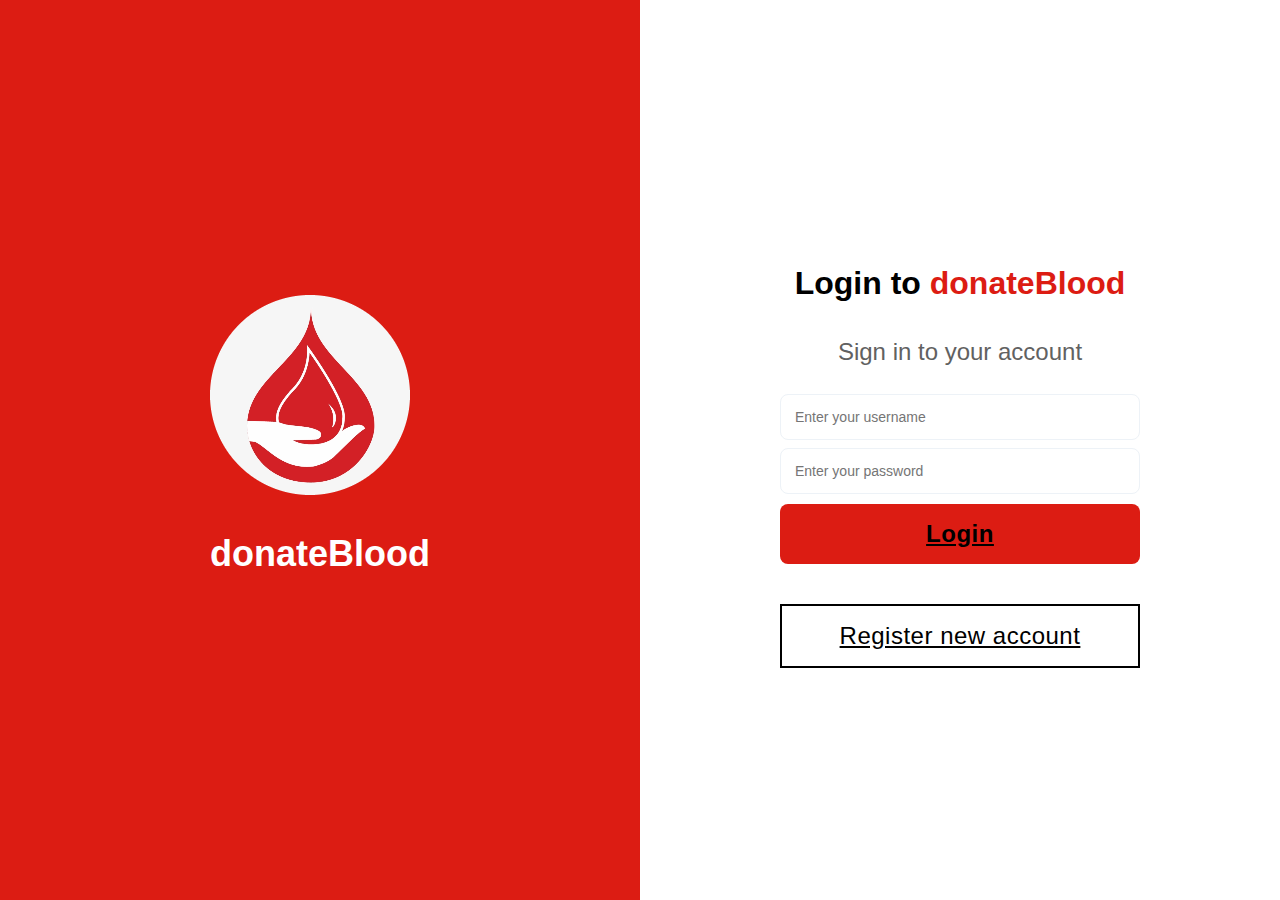
<file: index.html>
<!DOCTYPE html>
<html lang="en">
    <title>donateBlood</title>
    <link rel="stylesheet" href="style.css">
<head></head>
<body>
    <div class="split-screen">
        <div class="left">
            <section class="profile">
                <img src="media/filename.jpg" alt="">
                <br>
                <h1>donateBlood</h1>
                
            </section>
                
        </div>
            
        <div class="right">
            <form>
                <section class="copy">
                    <h2>Login to <span>donateBlood</span></h2>
                   
                        <p>Sign in to your account</p>
                    
                   
                </section>
                <div class="input-container name">
                    <label for="uname"></label>
                    <input id="uname" name="uname" type="text" placeholder="Enter your username">
                </div>
                <div class="input-container password">
                    <label for="password"></label>
                    <input id="password" name="password" type="password" placeholder="Enter your password">
     
                </div>
                <button class="login-btn" type=""><a href="dashboard.html">Login</a></button>
                <button class="registernew-btn" type=""><a href="regnew.html">Register new account</a></button>
            </form>
        </div>
    </div>
</body>
</html>
</file>
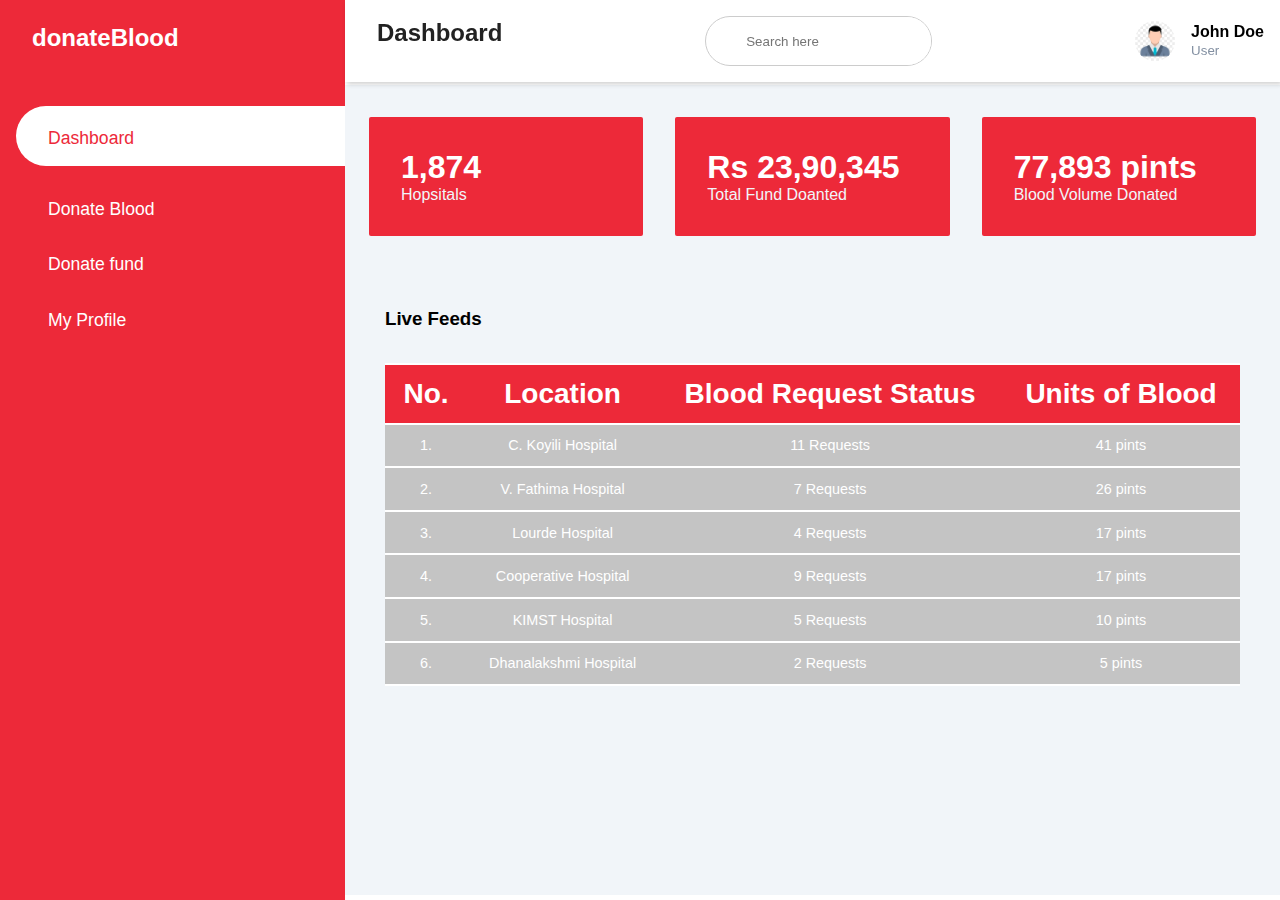
<file: dashboard.html>
<!DOCTYPE html>
<html lang="en">
<head>
    <meta charset="UTF-8">
    <meta http-equiv="X-UA-Compatible" content="IE=edge">
    <meta name="viewport" content="width=device-width, initial-scale=1.0">
    <title>donateBlood Dashboard</title>
    <link rel="stylesheet" href="https://maxst.icons8.com/vue-static/landings/line-awesome/line-awesome/1.3.0/css/line-awesome.min.css">
    <link rel="stylesheet" href="style2.css">
</head>
<body>
    <div class="sidebar">
        <div class="sidebar-webname">
            <h2>donateBlood</h2>
        </div>

        <div class="sidebar-menu">
            <ul>
                <li>
                    <a href="dashboard.html" class="active"><span class="las la-landmark"></span><span>Dashboard</span></a>
                </li>
                <li>
                    <a href="regdonor.html"><span class="las la-tint"></span><span>Donate Blood</span></a>
                </li>
                <li>
                    <a href="fund.html"><span class="las la-donate"></span><span>Donate fund</span></a>
                </li>
                <li>
                    <a href="profile.html"><span class="las la-user"></span><span>My Profile</span></a>
                </li>
            </ul>
        </div>
    </div>

    <div class="main-content">
        <header>
            <h2>
                <label for="">
                    <span class="las la-bars"></span>
                </label>
                Dashboard
            </h2>
            <div class="search-bar">
                <span class="las la-search"></span>
                <input type="search" placeholder="Search here">
            </div>
            <div class="user-bar">
                <img src="media/userphoto.jpg" width="40px" height="40px" alt="">
                <div>
                    <h4>John Doe</h4>
                    <small>User</small>
                </div>
            </div>
        </header>

        <main>
            <div class="cards">
                <div class="card-single">
                    <div>
                        <h1>1,874</h1>
                        <span>Hopsitals</span>
                    </div>
                    <div>
                        <span class="las la-hospital"></span>
                    </div>
                </div>

                <div class="card-single">
                    <div>
                        <h1>Rs 23,90,345</h1>
                        <span>Total Fund Doanted</span>
                    </div>
                    <div>
                        <span class="las la-wallet"></span>
                    </div>
                </div>

                <div class="card-single">
                    <div>
                        <h1>77,893 pints</h1>
                        <span>Blood Volume Donated</span>
                    </div>
                    <div>
                        <span class="las la-tint"></span>
                    </div>
                </div>
                
            </div>


            <div class="recent-grid">
                <div class="projects">
                    <div class="card">
                        <div class="card-header">
                            <h3>Live Feeds</h3>
                        </div>
                        
                        <div class="card-body">
                            <div class="table-responsive">
                                <table width="100%">
                                    <thead>
                                        <tr>
                                            <td>No.</td>
                                            <td>Location</td>
                                            <td>Blood Request Status</td>
                                            <td>Units of Blood</td>
                                        </tr>
                                    </thead>  
                                    <tbody>
                                        <tr>
                                            <td>1.</td>
                                            <td>C. Koyili Hospital</td>
                                            <td>11 Requests</td>
                                            <td>41 pints</td>
                                        </tr>
                                        <tr>
                                            <td>2.</td>
                                        <td>V. Fathima Hospital</td>
                                        <td>7 Requests</td>
                                        <td>26 pints</td>
                                    </tr>
                                    <tr>
                                        <td>3.</td>
                                        <td>Lourde Hospital</td>
                                        <td>4 Requests</td>
                                        <td>17 pints</td>
                                    </tr>
                                    <tr>
                                        <td>4.</td>
                                        <td>Cooperative Hospital</td>
                                        <td>9 Requests</td>
                                        <td>17 pints</td>
                                    </tr>
                                    <tr>
                                        <td>5.</td>
                                        <td>KIMST Hospital</td>
                                        <td>5 Requests</td>
                                        <td>10 pints</td>
                                    </tr>
                                    <tr>
                                        <td>6.</td>
                                        <td>Dhanalakshmi Hospital</td>
                                        <td>2 Requests</td>
                                        <td>5 pints</td>
                                    </tr>
                                    
                                </tbody>
                                </table>
                            </div>
                        </div>
                    </div>
                </div>
            </div>
        </main>
    </div>


    
</body>
</html>
</file>
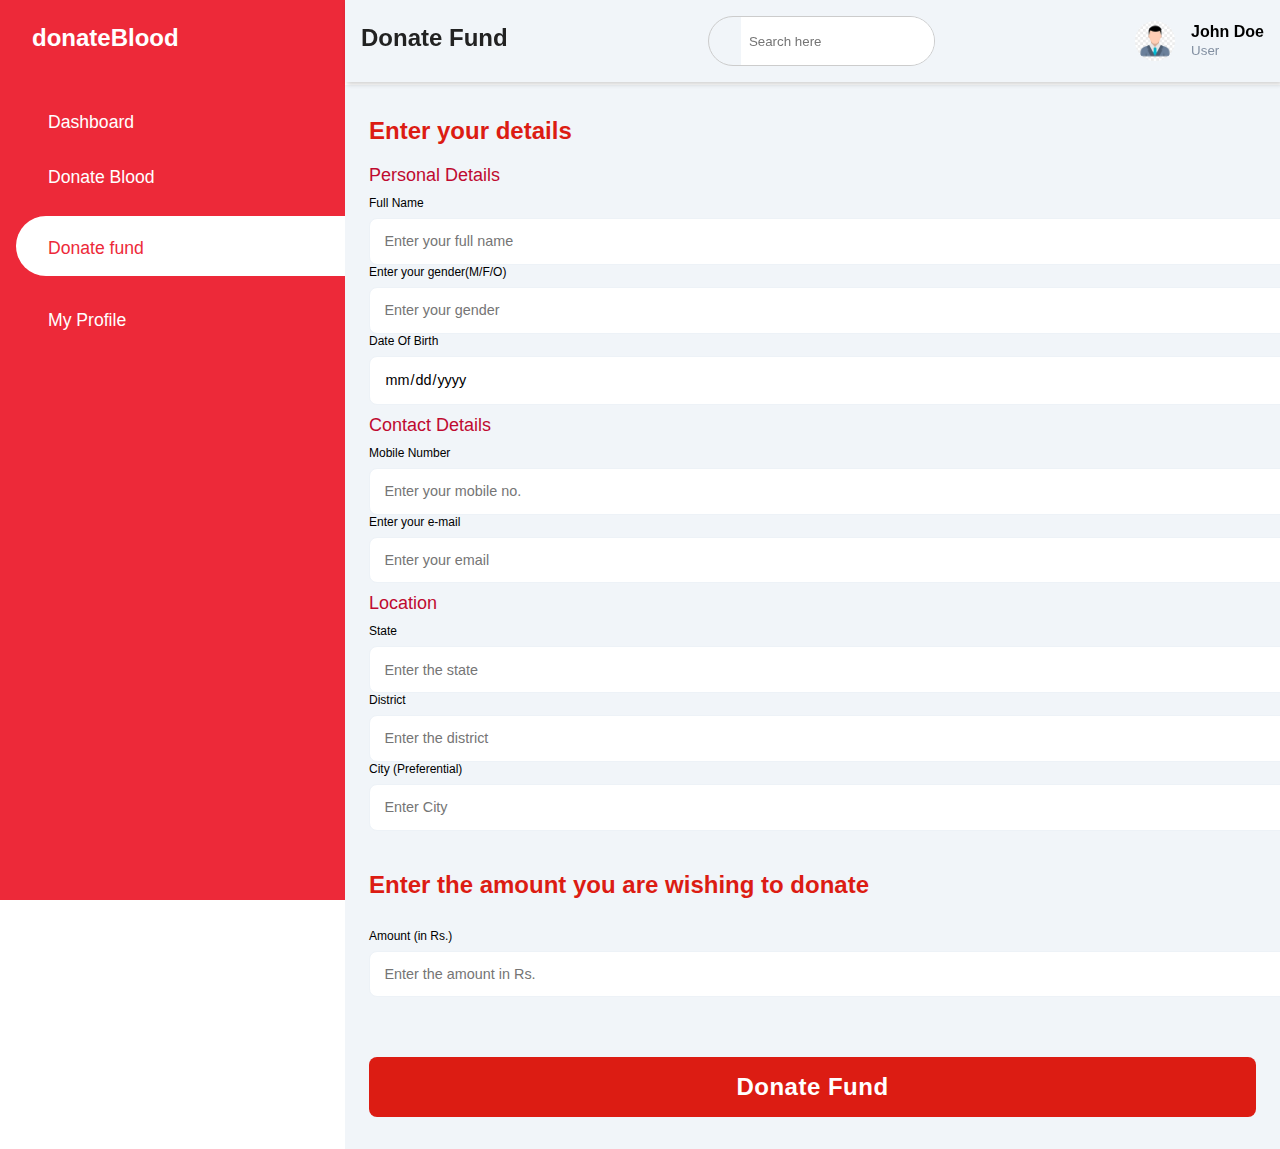
<file: fund.html>
<!DOCTYPE html>
<html lang="en">
<head>
    <meta charset="UTF-8">
    <meta http-equiv="X-UA-Compatible" content="IE=edge">
    <meta name="viewport" content="width=device-width, initial-scale=1.0">
    <title>donateBlood Dashboard</title>
    <link rel="stylesheet" href="https://maxst.icons8.com/vue-static/landings/line-awesome/line-awesome/1.3.0/css/line-awesome.min.css">
    <link rel="stylesheet" href="style4.css">
</head>
<body>
    <div class="sidebar">
        <div class="sidebar-webname">
            <h2>donateBlood</h2>
        </div>

        <div class="sidebar-menu">
            <ul>
                <li>
                    <a href="dashboard.html" ><span class="las la-landmark"></span><span>Dashboard</span></a>
                </li>
                <li>
                    <a href="regdonor.html" ><span class="las la-tint"></span><span>Donate Blood</span></a>
                </li>
                <li>
                    <a href="fund.html" class="active"><span class="las la-donate"></span><span>Donate fund</span></a>
                </li>
                <li>
                    <a href="profile.html"><span class="las la-user"></span><span>My Profile</span></a>
                </li>
            </ul>
        </div>
    </div>

    <div class="main-content">
        <header>
            <h2>
                <label for="">
                   
                </label>
                Donate Fund
            </h2>
            <div class="search-bar">
                <span class="las la-search"></span>
                <input type="search" placeholder="Search here">
            </div>
            <div class="user-bar">
                <img src="media/userphoto.jpg" width="40px" height="40px" alt="">
                <div>
                    <h4>John Doe</h4>
                    <small>User</small>
                </div>
            </div>
        </header>

        <main>
            <h2>Enter your details</h2>
            
            <div class="personal">
                    
                    <p>Personal Details</p>
    
                 <form>
                    <div class="input-container name">
                        <label for="fname">Full Name</label>
                        <input id="fname" name="fname" type="text" placeholder="Enter your full name">
                    </div>
                    <div class="input-container gender">
                        <label for="gender">Enter your gender(M/F/O)</label>
                        <input id="gender" name="gender" type="text" placeholder="Enter your gender">
                    </div>
                    <div class="input-container dob">
                        <label for="dob">Date Of Birth</label>
                        <input id="dob" name="dob" type="date" placeholder="">
                    </div>
                </form>
            </div>
    
            <div class="contact">

                <p>Contact Details</p>
    
    
                <form>
                    <div class="input-container mobile">
                        <label for="mobile">Mobile Number</label>
                        <input id="mobile" name="mobile" type="number" placeholder="Enter your mobile no.">
                    </div>
                    <div class="input-container email">
                        <label for="email">Enter your e-mail</label>
                        <input id="email" name="email" type="email" placeholder="Enter your email">
                    </div>
                </form>
            </div>

            <div class="location">

                <p>Location</p>
    
    
                <form>
                    <div class="input-container state">
                        <label for="state">State</label>
                        <input id="state" name="state" type="text" placeholder="Enter the state">
                    </div>
                    <div class="input-container district">
                        <label for="district">District</label>
                        <input id="district" name="district" type="text" placeholder="Enter the district">
                    </div>
                    <div class="input-container city">
                        <label for="city">City (Preferential)</label>
                        <input id="city" name="city" type="text" placeholder="Enter City">
                    </div>
                    
                </form>
            </div>   

            <div class="amount">
            <h2>Enter the amount you are wishing to donate</h2>
    
    
                <form>
                   
                    <div class="input-container duration">
                        <label for="duration">Amount (in Rs.)</label>
                        <input id="duration" name="duration" type="number" placeholder="Enter the amount in Rs.">
                    </div>
                </form>

                <button class="donate-btn" type=""><a href="dashboard.html">Donate Fund</a></button>
                
</div>
        </main>
    </div>
</body>
</html>
</file>
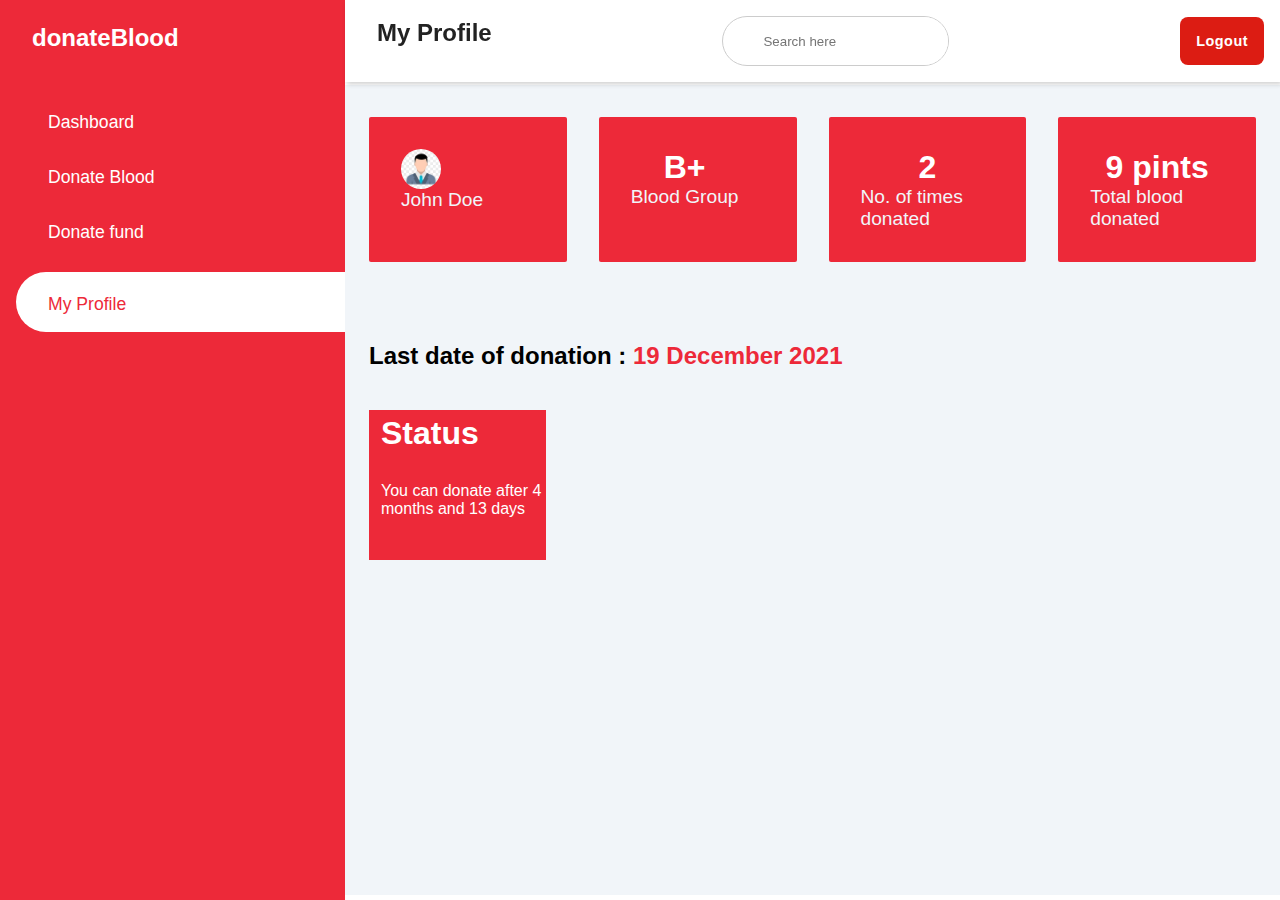
<file: profile.html>
<!DOCTYPE html>
<html lang="en">
<head>
    <meta charset="UTF-8">
    <meta http-equiv="X-UA-Compatible" content="IE=edge">
    <meta name="viewport" content="width=device-width, initial-scale=1.0">
    <title>donateBlood Dashboard</title>
    <link rel="stylesheet" href="https://maxst.icons8.com/vue-static/landings/line-awesome/line-awesome/1.3.0/css/line-awesome.min.css">
    <link rel="stylesheet" href="style5.css">
</head>
<body>
    <div class="sidebar">
        <div class="sidebar-webname">
            <h2>donateBlood</h2>
        </div>

        <div class="sidebar-menu">
            <ul>
                <li>
                    <a href="dashboard.html" ><span class="las la-landmark"></span><span>Dashboard</span></a>
                </li>
                <li>
                    <a href="regdonor.html"><span class="las la-tint"></span><span>Donate Blood</span></a>
                </li>
                <li>
                    <a href="fund.html"><span class="las la-donate"></span><span>Donate fund</span></a>
                </li>
                <li>
                    <a href="profile.html" class="active"><span class="las la-user"></span><span>My Profile</span></a>
                </li>
            </ul>
        </div>
    </div>

    <div class="main-content">
        <header>
            <h2>
                <label for="">
                    <span class="las la-bars"></span>
                </label>
                My Profile
            </h2>
            <div class="search-bar">
                <span class="las la-search"></span>
                <input type="search" placeholder="Search here">
            </div>
            <div class="user-bar">
                
                <div>
                    <button class="logout-btn" type=""><a href="index.html">Logout</a></button>
                </div>
            </div>
        </header>
        <main>
            <div class="cards">
                <div class="card-single">
                    <div>
                        <img src="media/userphoto.jpg" alt="">
                        <span>John Doe</span>
                    </div>
                </div>

                <div class="card-single">
                    <div>
                        <h1>B+</h1>
                        <span>Blood Group</span>
                    </div>
                   
                </div>

                <div class="card-single">
                    <div>
                        <h1>2</h1>
                        <span>No. of times donated</span>
                    </div>
                   
                </div>
                <div class="card-single">
                    <div>
                        <h1>9 pints</h1>
                        <span>Total blood donated</span>
                    </div>
                   
                </div>
                
            </div>
            

            <div class="last">
                <h2>Last date of donation : <span>19 December 2021</span></h2>
            </div>
            <div class="status">
                <h1>Status</h1>
                <p>You can donate after 4 months and 13 days</p>
            </div>
</file>
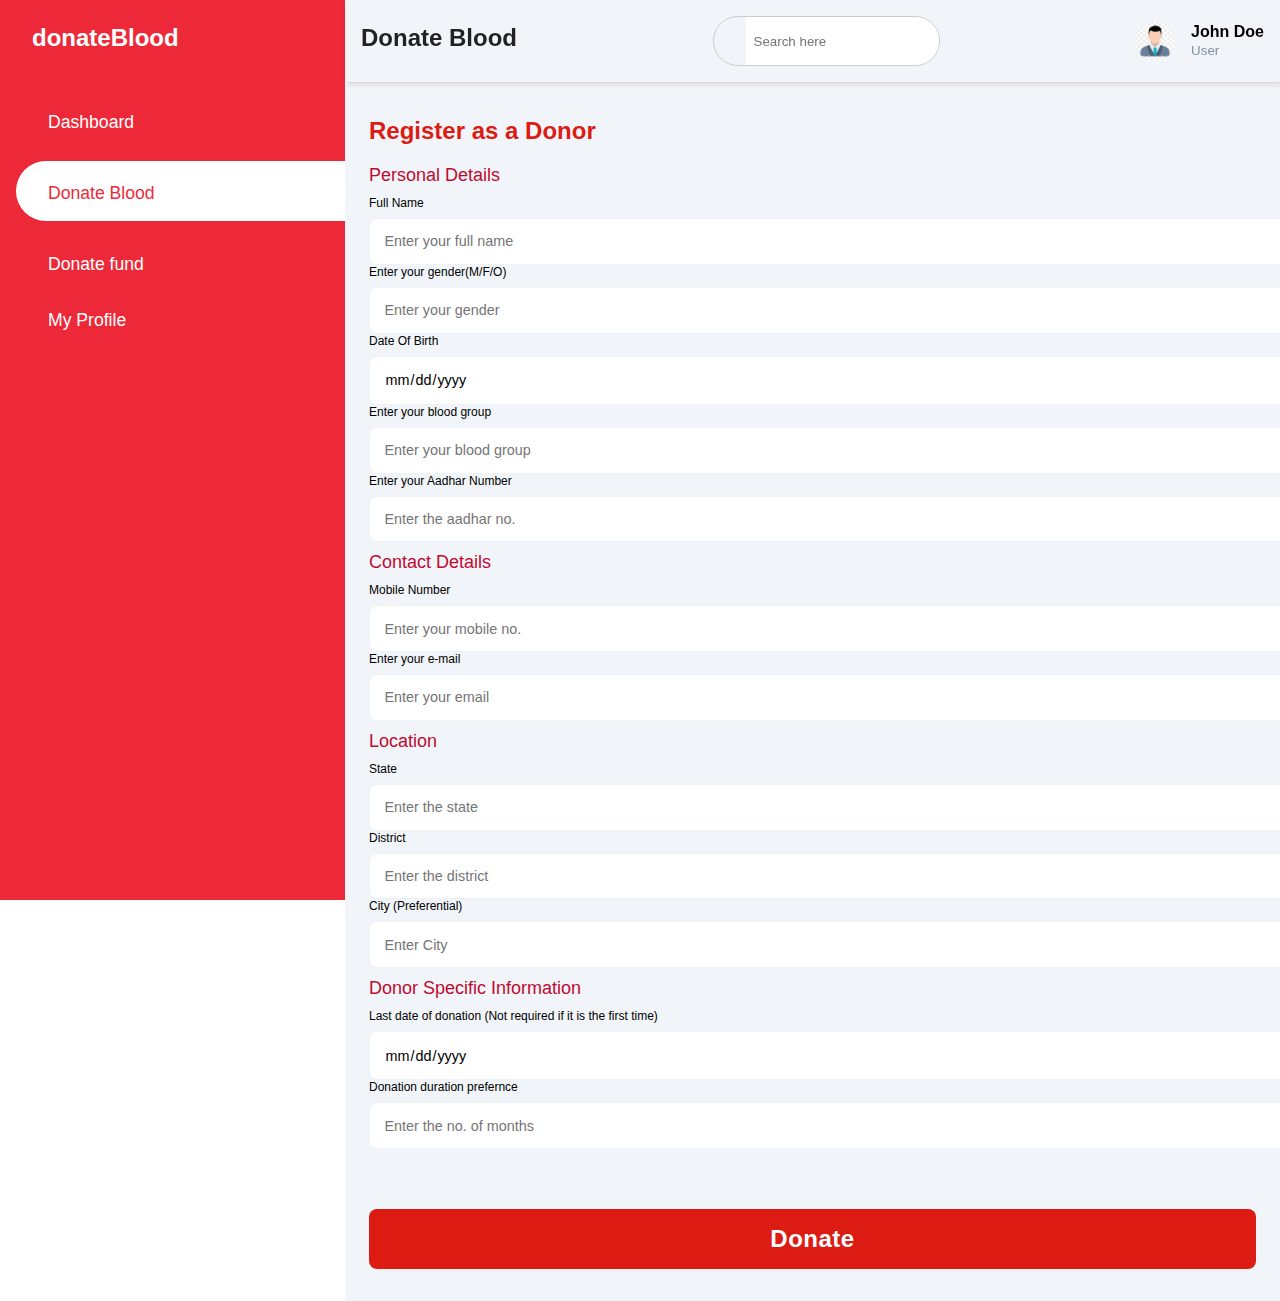
<file: regdonor.html>
<!DOCTYPE html>
<html lang="en">
<head>
    <meta charset="UTF-8">
    <meta http-equiv="X-UA-Compatible" content="IE=edge">
    <meta name="viewport" content="width=device-width, initial-scale=1.0">
    <title>donateBlood Dashboard</title>
    <link rel="stylesheet" href="https://maxst.icons8.com/vue-static/landings/line-awesome/line-awesome/1.3.0/css/line-awesome.min.css">
    <link rel="stylesheet" href="style3.css">
</head>
<body>
    <div class="sidebar">
        <div class="sidebar-webname">
            <h2>donateBlood</h2>
        </div>

        <div class="sidebar-menu">
            <ul>
                <li>
                    <a href="dashboard.html" ><span class="las la-landmark"></span><span>Dashboard</span></a>
                </li>
                <li>
                    <a href="regdonor.html" class="active"><span class="las la-tint"></span><span>Donate Blood</span></a>
                </li>
                <li>
                    <a href="fund.html"><span class="las la-donate"></span><span>Donate fund</span></a>
                </li>
                <li>
                    <a href="profile.html"><span class="las la-user"></span><span>My Profile</span></a>
                </li>
            </ul>
        </div>
    </div>

    <div class="main-content">
        <header>
            <h2>
                <label for="">
                   
                </label>
                Donate Blood
            </h2>
            <div class="search-bar">
                <span class="las la-search"></span>
                <input type="search" placeholder="Search here">
            </div>
            <div class="user-bar">
                <img src="media/userphoto.jpg" width="40px" height="40px" alt="">
                <div>
                    <h4>John Doe</h4>
                    <small>User</small>
                </div>
            </div>
        </header>

    <main>
        <h2>Register as a Donor</h2>
        
        <div class="personal">
                
                <p>Personal Details</p>

             <form>
                <div class="input-container name">
                    <label for="fname">Full Name</label>
                    <input id="fname" name="fname" type="text" placeholder="Enter your full name">
                </div>
                <div class="input-container gender">
                    <label for="gender">Enter your gender(M/F/O)</label>
                    <input id="gender" name="gender" type="text" placeholder="Enter your gender">
                </div>
                <div class="input-container dob">
                    <label for="dob">Date Of Birth</label>
                    <input id="dob" name="dob" type="date" placeholder="">
                </div>
                <div class="input-container bgroup">
                    <label for="bgroup">Enter your blood group</label>
                    <input id="bgroup" name="bgroup" type="text" placeholder="Enter your blood group">
                </div>
                <div class="input-container aadhar">
                    <label for="aadhar">Enter your Aadhar Number</label>
                    <input id="aadhar" name="aadhar" type="number" placeholder="Enter the aadhar no.">
                </div>
            </form>
        </div>

        <div class="contact">

            <p>Contact Details</p>


            <form>
                <div class="input-container mobile">
                    <label for="mobile">Mobile Number</label>
                    <input id="mobile" name="mobile" type="number" placeholder="Enter your mobile no.">
                </div>
                <div class="input-container email">
                    <label for="email">Enter your e-mail</label>
                    <input id="email" name="email" type="email" placeholder="Enter your email">
                </div>
            </form>
        </div>

        <div class="location">

            <p>Location</p>


            <form>
                <div class="input-container state">
                    <label for="state">State</label>
                    <input id="state" name="state" type="text" placeholder="Enter the state">
                </div>
                <div class="input-container district">
                    <label for="district">District</label>
                    <input id="district" name="district" type="text" placeholder="Enter the district">
                </div>
                <div class="input-container city">
                    <label for="city">City (Preferential)</label>
                    <input id="city" name="city" type="text" placeholder="Enter City">
                </div>
                
            </form>
        </div>    

        <div class="dsi">
            <p>Donor Specific Information</p>


            <form>
                <div class="input-container lastdate">
                    <label for="lastdate">Last date of donation (Not required if it is the first time)</label>
                    <input id="lastdate" name="lastdate" type="date" placeholder="">
                </div>
                <div class="input-container duration">
                    <label for="duration">Donation duration prefernce</label>
                    <input id="duration" name="duration" type="number" placeholder="Enter the no. of months">
                </div>
            </form>
            
            <button class="donate-btn" type="submit"><a href="dashboard.html">Donate</a></button>
        </div>
    </main>
</div>
</body>
</html>
</file>
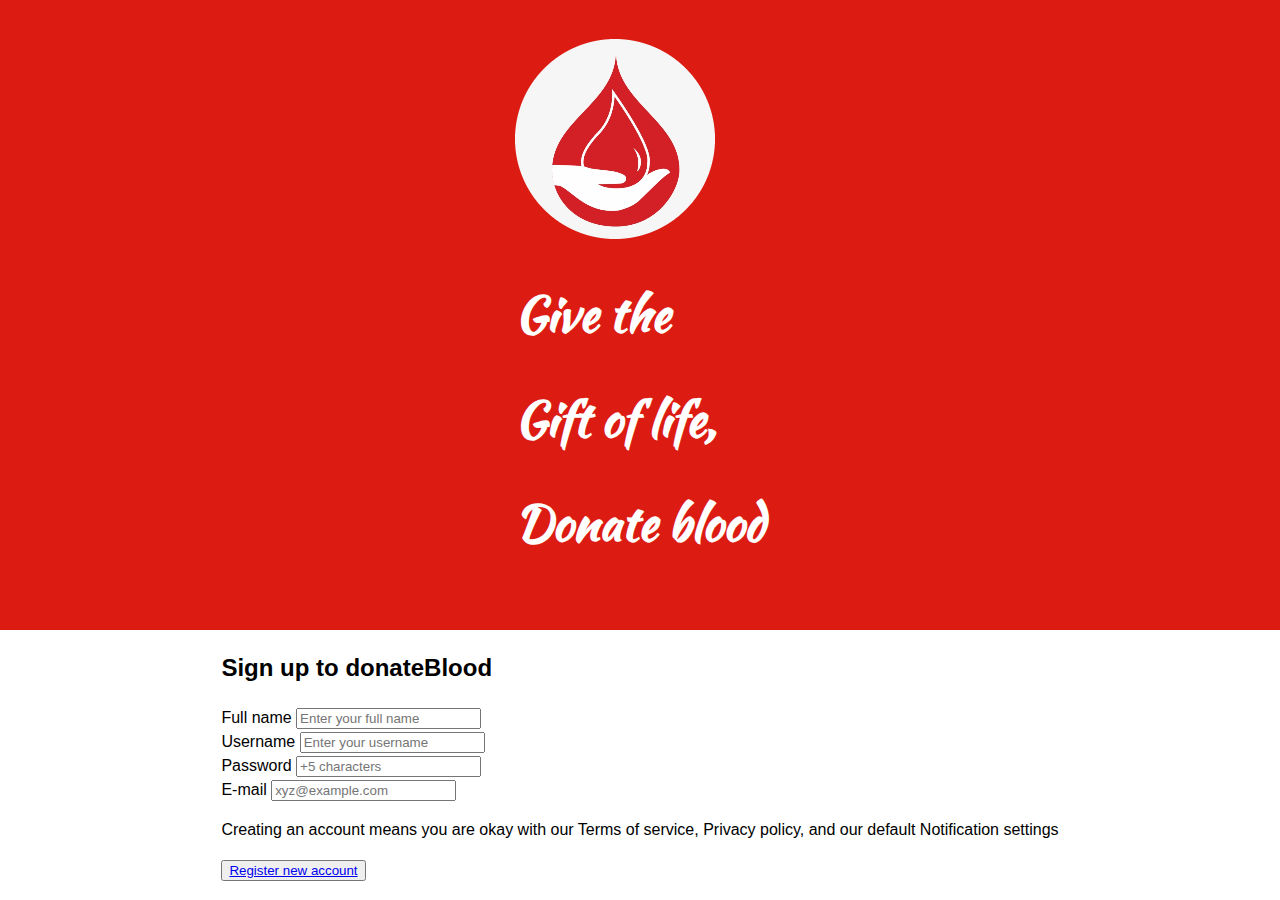
<file: registration.html>
<!DOCTYPE html>
<html lang="en">
    <title>donateBlood</title>
    <link rel="stylesheet" href="style1.css">
    <link href='https://fonts.googleapis.com/css?family=Kaushan Script' rel='stylesheet'>
<head></head>
<body>
    <div class="split-screen">
        <div class="right">
            <section class="copy">
               
                <img src="media/filename.jpg" alt="">
                <h1>Give the</h1><h1>Gift of life,</h1><h1>Donate blood</h1>
                
            </section>
                
        </div>

        <div class="left">
            <form>
                <section class="copy">
                    <h2>Sign up to <span>donateBlood</span></h2>
                </section>
                <div class="input-container fname">
                    <label for="fname">Full name</label>
                    <input id="fname" name="fname" type="text" placeholder="Enter your full name">
                </div>
                <div class="input-container fname">
                    <label for="uname">Username</label>
                    <input id="uname" name="uname" type="text" placeholder="Enter your username">
                </div>
                
                <div class="input-container password">
                    <label for="password">Password</label>
                    <input id="password" name="password" type="password" placeholder="+5 characters">
                    <i class="far fa-eye-slash"></i>
                </div>
                <div class="input-container email">
                    <label for="email">E-mail</label>
                    <input id="email" name="email"type="email" placeholder="xyz@example.com">
                </div>
                <section class="copy legal">
                    <p>Creating an account means you are okay with our <span>Terms of service</span>, <span>Privacy policy</span>, and our default <span>Notification settings</span></p>
                </section>
                <button class="registernew-btn" type="registernew"><a href="registration.html">Register new account</a></button>
            </form>
        </div>
    </div>    
</body>
</html>
</file>
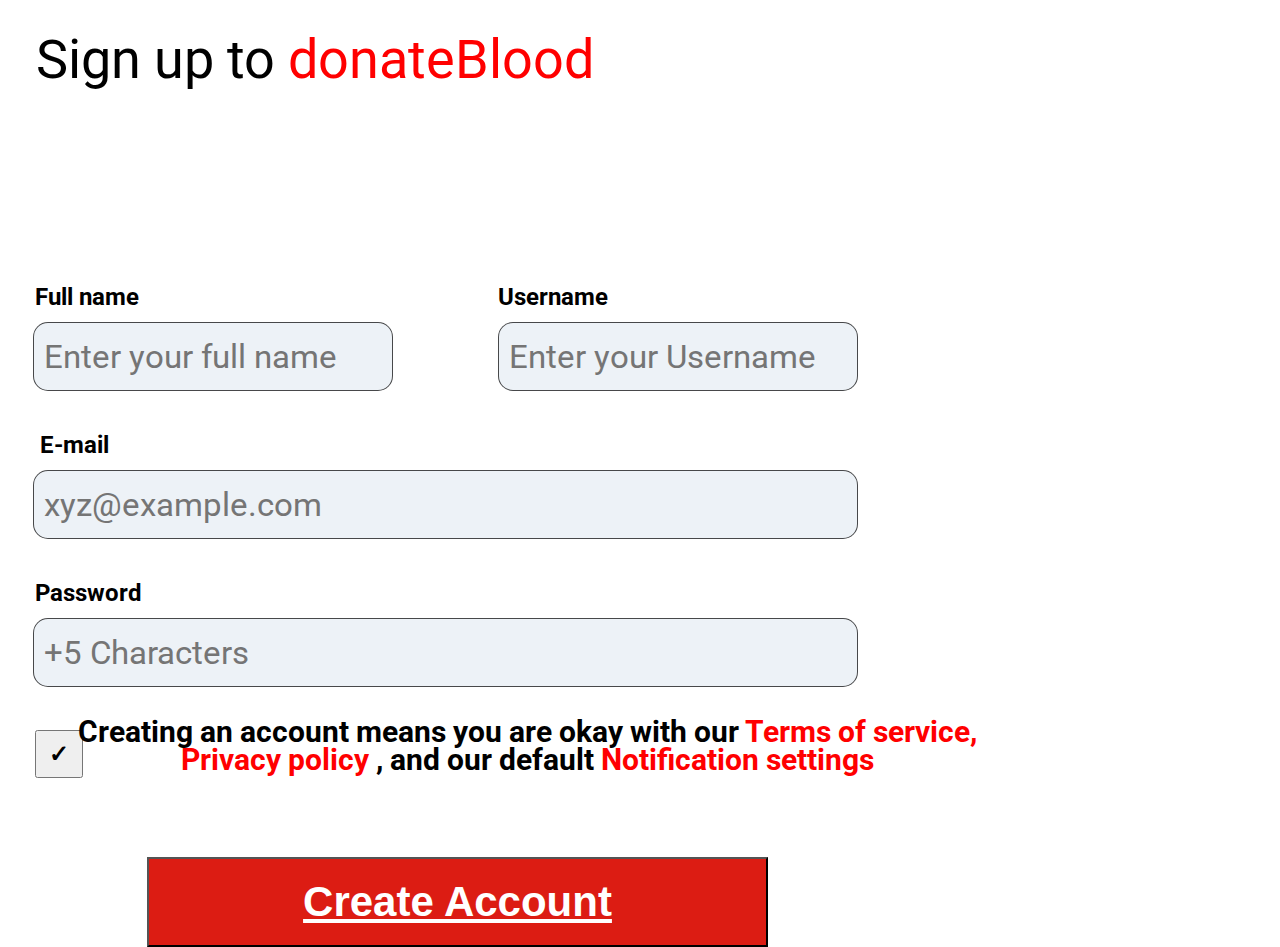
<file: regnew.html>
Thejus M Manoj Gcek, [08-01-2022 21:29]
<!DOCTYPE html>
<html lang="en">
  <head>
    <meta charset="UTF-8" />
    <meta http-equiv="X-UA-Compatible" content="IE=edge" />
    <meta name="viewport" content="width=device-width, initial-scale=1.0" />
    <link rel="stylesheet" href="style6.css" />
    <title>Signup-bldonate</title>
  </head>
  <body>
    <div class="left">
      <div class="heading">
        Sign up to
        <span style="color: red">donateBlood </span>
      </div>
      <div class="name">Full name</div>
      <input type="text" class="inputname" placeholder="Enter your full name" />

      <div class="us">
        <div class="username">Username</div>
        <input
          type="text"
          class="inputusername"
          placeholder="Enter your Username"
        />
      </div>

      <div class="mail">E-mail</div>
      <input
        type="text"
        name="mail"
        id="mail"
        class="inputmail"
        placeholder="xyz@example.com"
      />

      <div class="pass">Password</div>
      <input type="password" class="inputpass" placeholder="+5 Characters" />

      <button class="tick">&#10003;</button>
      <div class="policy">
        Creating an account means you are okay with our
        <span class="link">Terms of service, Privacy policy </span> , and our
        default <span class="link">Notification settings</span>
      </div>

      <button class="acccreate"><div class="buttxt">

          <a href="dashboard.html">Create Account</a>
      </div>
    </button>
    <br><br>

    </div>

    <div class="right">
        <img src="media/filename.jpg" class="blooddrop" alt="blooddrop">
        <div class="quote">

            Give the <br> Gift of life, Donate blood</div>
        </div>
  </body>
</html>
</file>
<file: style.css>
:root{
    font-size: 100px;
    font-size: 16px;
    line-height: 1.5;
    --primary-blue: #233975;
}
body{
    padding: 0;
    margin: 0;
    font-family: 'Lucida Sans', 'Lucida Sans Regular', 'Lucida Grande', 'Lucida Sans Unicode', Geneva, Verdana, sans-serif;
    font-weight: 500;
}
h1{
    font-size: 2.25rem;
    font-weight: 700;
    color: white;
}
h2{
    font-size: 1.5rem;
    font-weight: 700;
}
.split-screen{
    display: flex;
    flex-direction: column;
    
}
.left{
    height: 45vh;
}
.left, .right{
    display: flex;
    justify-content: center;
    align-items: center;
}   
.left{
    background-color: #DC1C13;
}
.right{
   
    height: 72vh;
}
.right form{
    width: 360px;
    
}
.right .copy{
    color: black;
    text-align: center;
    

}
.right .copy p{
    margin-top: 10px;
    font-size: 1.5rem;
    color: #616161;
}
h2{
    font-size: 2rem;
   
}
span{
 color: #DC1C13;
 font-size: 2rem;

}
form input[type="text"], form input[type="password"]{
    display: block;
    width: 100%;
    box-sizing: border-box;
    border-radius: 8px;
    color: black;
    border: 1px solid #EDF2F7;
    padding: 1em;

    font-size: 0.875rem;

}
label{
    display: block;
    margin-bottom: 0.5rem;
    font-size: 0.75rem;
}
.input-container.password{
    position: relative;
}
.input-container.password i{
    position: absolute;
    top: 42px;
    right: 16px;
}
.login-btn{
    margin-top: 10px;
    display: block;
    width: 100%;
    background: #DC1C13;
    color: white;
    font-weight: 700;
    border: none;
    padding: 1rem;
    border-radius: 8px;
    font-size: 1.5rem;
    letter-spacing: 0.5px;
}
.login-btn:hover{
    background: white;
    color: #DC1C13;
    border:2px solid;
    cursor: pointer;
    
}
.registernew-btn{
    display: block;
    width: 100%;
    background:white;
    color: black;
    margin-top: 40px;
    font-weight: 400;
    border: 2px solid;
    
    
    padding: 1rem;
    font-size: 1.5rem;
    letter-spacing: 0.5px;
}
.registernew-btn a{
    color: black;
}
.login-btn a{
    color: black;

}


@media screen and (min-width: 900px) {
    .split-screen{
        flex-direction: row;
        height: 100vh;
    }
    .left,
    .right{
        display: flex;
        width: 50%;
        height: auto;
    }
    
}
</file>
<file: style2.css>
:root{
    --main-color: #ed2939;
    --color-dark: #1d2231;
    --text-grey: #8390a2;
}

*{
    padding: 0;
    margin: 0;
    box-sizing: border-box;
    list-style-type: none;
    text-decoration: none;
    font-family: Arial, Helvetica, sans-serif;
}

.sidebar{
    width: 345px;
    position: fixed;
    height: 100%;
    background: var(--main-color);
    left: 0;
    top: 0;
    z-index: 100;

}

.sidebar-webname{
    height: 90px;
    padding: 1.5rem 0rem 1rem 2rem;
    color: #fff;
}

.sidebar-menu{
    margin-top: 1rem;
}
.sidebar-menu li{
    width: 100%;
    margin-bottom: 1.7rem;
    padding-left: 1rem;
}
.sidebar-menu a{
    padding-left: 1rem;
    display: block;
    color: #fff;
    font-size: 1.1rem;
}
.sidebar-menu a span:first-child{
    font-size: 1.5rem;
    padding-right: 1rem;
}
.sidebar-menu a.active{
    background: #fff;
    padding-top: 1rem;
    padding-bottom: 1rem;
    color: var(--main-color);
    border-radius: 30px 0px 0px 30px;
}
.main-content{
    margin-left: 345px;
}

header {
    display: flex;
    justify-content: space-between;
    padding: 1rem;
    box-shadow: 2px 2px 5px rgba(0, 0, 0, 0.2);
    position: fixed;
    left: 345px;
    width: calc(100% - 345px);
    top: 0;
    z-index: 100;
}
header h2{
    color: #222;
}
header label span{
    font-size: 1.7rem;
    padding-right: 1rem;
}
.search-bar{
    border: 1px solid #ccc;
    border-radius: 30px;
    height: 50px;
    display: flex;
    align-items: center;
    overflow-x: hidden;
}
.search-bar span{
    display: inline-block;
    padding: 0rem 1rem;
    font-size: 1.5rem;
}
.search-bar input{
    height: 100%;
    padding: 0.5rem;
    border: none;
    outline: none;
}
.user-bar{
    display: flex;
    align-items: center;
}
.user-bar img{
    border-radius: 50%;
    margin-right: 1rem;
}
.user-bar small{
    display: inline-block;
    color: var(--text-grey);
    
}

main{
    margin-top: 85px;
    padding: 2rem 1.5rem;
    background: #f1f5f9;
    min-height: calc(100vh - 90px);
}
.cards{
    display: grid;
    grid-template-columns: repeat(3, 1fr);
    grid-gap: 2rem;
}
.card-single{
    display: flex;
    justify-content: space-between;
    background: var(--main-color);
    padding: 2rem;
    border-radius: 2px;
}
.card-single h1{
    color: #fff;
}
.card-single div:last-child span{
    color: #fff;
    font-size: 3rem;


}
.card-single div:first-child span{
    color: #f1f5f9;
}

.recent-grid{
    margin-top: 3.5rem;
    display: grid;
    grid-gap: 2rem;
    grid-template-columns: auto;
}
.card{
    background: #f1f5f9;
    border-radius: 5px;
}

.card-header ,
.card-body{
    padding: 1rem;
}

.card-header{
    display: flex;
    justify-content: space-between;
    align-items: center;
    background: #f1f5f9;
    border-bottom: 1px solid #f1f5f9;
}
table{
    border-collapse: collapse;
    
}
thead tr{
    border-top: 1px solid #ed2939;
    
}
thead td{
    font-weight: 700;
    font-size: 28px;
    background: #ed2939;
    color: #fff;
}
td{
    padding: 0.8rem 1rem;
    font-size: 0.9rem;
    text-align: center;
    color: #fff;
    border-bottom: 2px solid #fff;
    border-top: 2px solid #fff;
    background: #c4c4c4;

}



.table-responsive{
    width: auto;
    overflow-x: auto;
}
</file>
<file: style4.css>
:root{
    --main-color: #ed2939;
    --color-dark: #1d2231;
    --text-grey: #8390a2;
}

*{
    padding: 0;
    margin: 0;
    box-sizing: border-box;
    list-style-type: none;
    text-decoration: none;
    font-family: Arial, Helvetica, sans-serif;
}

.sidebar{
    width: 345px;
    position: fixed;
    height: 100%;
    background: var(--main-color);
    left: 0;
    top: 0;
    z-index: 100;

}

.sidebar-webname{
    height: 90px;
    padding: 1.5rem 0rem 1rem 2rem;
    color: #fff;
}

.sidebar-menu{
    margin-top: 1rem;
}
.sidebar-menu li{
    width: 100%;
    margin-bottom: 1.7rem;
    padding-left: 1rem;
}
.sidebar-menu a{
    padding-left: 1rem;
    display: block;
    color: #fff;
    font-size: 1.1rem;
}
.sidebar-menu a span:first-child{
    font-size: 1.5rem;
    padding-right: 1rem;
}
.sidebar-menu a.active{
    background: #fff;
    padding-top: 1rem;
    padding-bottom: 1rem;
    color: var(--main-color);
    border-radius: 30px 0px 0px 30px;
}
.main-content{
    margin-left: 345px;
}

header {
    display: flex;
    justify-content: space-between;
    padding: 1rem;
    box-shadow: 2px 2px 5px rgba(0, 0, 0, 0.2);
    position: fixed;
    left: 345px;
    width: calc(100% - 345px);
    top: 0;
    z-index: 100;
    background: #f1f5f9;
}
header h2{
    color: #222;
}
header label span{
    font-size: 1.7rem;
    padding-right: 1rem;
}
.search-bar{
    border: 1px solid #ccc;
    border-radius: 30px;
    height: 50px;
    display: flex;
    align-items: center;
    overflow-x: hidden;
}
.search-bar span{
    display: inline-block;
    padding: 0rem 1rem;
    font-size: 1.5rem;
}
.search-bar input{
    height: 100%;
    padding: 0.5rem;
    border: none;
    outline: none;
}
.user-bar{
    display: flex;
    align-items: center;
}
.user-bar img{
    border-radius: 50%;
    margin-right: 1rem;
}
.user-bar small{
    display: inline-block;
    color: var(--text-grey);
    
}
main{
    margin-top: 85px;
    padding: 2rem 1.5rem;
    background: #f1f5f9;
    min-height: calc(100vh - 90px);
}
main h2{
    padding-bottom: 10px;
    color:#DC1C13 ;
}
.personal{
background:#f1f5f9;
}
.personal p{
    padding-top: 10px;
    padding-bottom: 10px;
    font-size: 18px;
    color: #bf0a30;

}
.personal form{
    width: 480px;
    
}
form input[type="text"]{
    display: inline-block;
    width: 200%;
    box-sizing: border-box;
    border-radius: 8px;
    color: black;
    border: 1px solid #EDF2F7;
    padding: 1em;

    font-size: 0.9rem;

}
form input[type="number"], form input[type="date"]{
    display: inline-block;
    width: 200%;
    box-sizing: border-box;
    border-radius: 8px;
    color: black;
    border: 1px solid #EDF2F7;
    padding: 1em;

    font-size: 0.9rem;
}
label{
    display: block;
    margin-bottom: 0.5rem;
    font-size: 0.75rem;
}


.contact{
    background:#f1f5f9;
    }
    .contact p{
        padding-top: 10px;
        padding-bottom: 10px;
        font-size: 18px;
        color: #bf0a30;

    }
    .contact form{
        width: 480px;
        
    }
    form input[type="email"]{
        display: inline-block;
        width: 200%;
        box-sizing: border-box;
        border-radius: 8px;
        color: black;
        border: 1px solid #EDF2F7;
        padding: 1em;
    
        font-size: 0.9rem;
    
    }
    form input[type="number"]{
        display: inline-block;
        width: 200%;
        box-sizing: border-box;
        border-radius: 8px;
        color: black;
        border: 1px solid #EDF2F7;
        padding: 1em;
    
        font-size: 0.9rem;
    }
    label{
        display: block;
        margin-bottom: 0.5rem;
        font-size: 0.75rem;
    }

    .location{
        background:#f1f5f9;
        }
        .location p{
            padding-top: 10px;
            padding-bottom: 10px;
            font-size: 18px;
            color: #bf0a30;
        }
        .location form{
            width: 480px;
            
        }

        .amount{
            background:#f1f5f9;
            }
        .amount h2{
            padding-top: 40px;
            padding-bottom: 30px;
            color: #DC1C13;
        }
            .amount form{
                width: 480px;
                
            }

            .amount p{
                padding-top: 10px;
                padding-bottom: 10px;
                font-size: 18px;
                color: #bf0a30;
            }
            .donate-btn{
                
                margin-top: 60px;
                display: block;
                width: 100%;
                background: #DC1C13;
                color: white;
                font-weight: 700;
                border: none;
                padding: 1rem;
                border-radius: 8px;
                font-size: 1.5rem;
                letter-spacing: 0.5px;
            }
            .donate-btn:hover{
                background: white;
                color: #DC1C13;
                border:2px solid;
                cursor: pointer;
            }
            .donate-btn a{
                color: #fff;
            }
            .donate-btn a:hover{
                color: #DC1C13;
            }
</file>
<file: style5.css>
:root{
    --main-color: #ed2939;
    --color-dark: #1d2231;
    --text-grey: #8390a2;
}

*{
    padding: 0;
    margin: 0;
    box-sizing: border-box;
    list-style-type: none;
    text-decoration: none;
    font-family: Arial, Helvetica, sans-serif;
}

.sidebar{
    width: 345px;
    position: fixed;
    height: 100%;
    background: var(--main-color);
    left: 0;
    top: 0;
    z-index: 100;

}

.sidebar-webname{
    height: 90px;
    padding: 1.5rem 0rem 1rem 2rem;
    color: #fff;
}

.sidebar-menu{
    margin-top: 1rem;
}
.sidebar-menu li{
    width: 100%;
    margin-bottom: 1.7rem;
    padding-left: 1rem;
}
.sidebar-menu a{
    padding-left: 1rem;
    display: block;
    color: #fff;
    font-size: 1.1rem;
}
.sidebar-menu a span:first-child{
    font-size: 1.5rem;
    padding-right: 1rem;
}
.sidebar-menu a.active{
    background: #fff;
    padding-top: 1rem;
    padding-bottom: 1rem;
    color: var(--main-color);
    border-radius: 30px 0px 0px 30px;
}
.main-content{
    margin-left: 345px;
}

header {
    display: flex;
    justify-content: space-between;
    padding: 1rem;
    box-shadow: 2px 2px 5px rgba(0, 0, 0, 0.2);
    position: fixed;
    left: 345px;
    width: calc(100% - 345px);
    top: 0;
    z-index: 100;
}
header h2{
    color: #222;
}
header label span{
    font-size: 1.7rem;
    padding-right: 1rem;
}
.search-bar{
    border: 1px solid #ccc;
    border-radius: 30px;
    height: 50px;
    display: flex;
    align-items: center;
    overflow-x: hidden;
}
.search-bar span{
    display: inline-block;
    padding: 0rem 1rem;
    font-size: 1.5rem;
}
.search-bar input{
    height: 100%;
    padding: 0.5rem;
    border: none;
    outline: none;
}
.user-bar{
    display: flex;
    align-items: center;
}
.user-bar img{
    border-radius: 50%;
    margin-right: 1rem;
}
.user-bar small{
    display: inline-block;
    color: var(--text-grey);
    
}
.user-bar .logout-btn{
                
   
    display: block;
    width: 100%;
    background: #DC1C13;
    color: white;
    font-weight: 700;
    border: none;
    padding: 1rem;
    border-radius: 8px;
    font-size: 0.9rem;
    letter-spacing: 0.5px;
}
.logout-btn:hover{
    background: white;
    color: #DC1C13;
    border:2px solid;
    cursor: pointer;
}
.logout-btn a{
    color: #fff;
}
.logout-btn a:hover{
    color: #DC1C13;
}

img{
    border-radius: 50%;
    margin-right: 1rem;
    display: flex;    
    width: 40px;
    height: 40px;
    
    
}


main{
    margin-top: 85px;
    padding: 2rem 1.5rem;
    background: #f1f5f9;
    min-height: calc(100vh - 90px);
}
.cards{
    display: grid;
    grid-template-columns: repeat(4, 1fr);
    grid-gap: 2rem;


}
.card-single{
    display: flex;
    justify-content: space-between;
    background: var(--main-color);
    padding: 2rem;
    border-radius: 2px;
    
}
.card-single h1{
    color: #fff;
    text-align: center;
}
.card-single span{
    color: #f1f5f9;
    
    font-size: 1.2rem;
    text-align: center;
}
.last{
    color: black;
    padding-top: 80px;
    padding-bottom: 40px;
}
.last span{
    color: #ed2939;
}
.status{
    
    display: grid;
    color: #fff;
    background: #ed2939;
    width: 20%;
    height: 150px;
    padding-left: 12px;
    text-align: left;
}
.status h1{
    padding-top: 5px;
}
.status p{
    padding-bottom: 60px;
    padding-top: 30px;
}
</file>
<file: style3.css>
:root{
    --main-color: #ed2939;
    --color-dark: #1d2231;
    --text-grey: #8390a2;
}

*{
    padding: 0;
    margin: 0;
    box-sizing: border-box;
    list-style-type: none;
    text-decoration: none;
    font-family: Arial, Helvetica, sans-serif;
}

.sidebar{
    width: 345px;
    position: fixed;
    height: 100%;
    background: var(--main-color);
    left: 0;
    top: 0;
    z-index: 100;

}

.sidebar-webname{
    height: 90px;
    padding: 1.5rem 0rem 1rem 2rem;
    color: #fff;
}

.sidebar-menu{
    margin-top: 1rem;
}
.sidebar-menu li{
    width: 100%;
    margin-bottom: 1.7rem;
    padding-left: 1rem;
}
.sidebar-menu a{
    padding-left: 1rem;
    display: block;
    color: #fff;
    font-size: 1.1rem;
}
.sidebar-menu a span:first-child{
    font-size: 1.5rem;
    padding-right: 1rem;
}
.sidebar-menu a.active{
    background: #fff;
    padding-top: 1rem;
    padding-bottom: 1rem;
    color: var(--main-color);
    border-radius: 30px 0px 0px 30px;
}
.main-content{
    margin-left: 345px;
}

header {
    display: flex;
    justify-content: space-between;
    padding: 1rem;
    box-shadow: 2px 2px 5px rgba(0, 0, 0, 0.2);
    position: fixed;
    left: 345px;
    width: calc(100% - 345px);
    top: 0;
    z-index: 100;
    background: #f1f5f9;
}
header h2{
    color: #222;
}
header label span{
    font-size: 1.7rem;
    padding-right: 1rem;
}
.search-bar{
    border: 1px solid #ccc;
    border-radius: 30px;
    height: 50px;
    display: flex;
    align-items: center;
    overflow-x: hidden;
}
.search-bar span{
    display: inline-block;
    padding: 0rem 1rem;
    font-size: 1.5rem;
}
.search-bar input{
    height: 100%;
    padding: 0.5rem;
    border: none;
    outline: none;
}
.user-bar{
    display: flex;
    align-items: center;
}
.user-bar img{
    border-radius: 50%;
    margin-right: 1rem;
}
.user-bar small{
    display: inline-block;
    color: var(--text-grey);
    
}
main{
    margin-top: 85px;
    padding: 2rem 1.5rem;
    background: #f1f5f9;
    min-height: calc(100vh - 90px);
}
main h2{
    padding-bottom: 10px;
    color:#DC1C13 ;
}
.personal{
background:#f1f5f9;
}
.personal p{
    padding-top: 10px;
    padding-bottom: 10px;
    font-size: 18px;
    color: #bf0a30;

}
.personal form{
    width: 480px;
    
}
form input[type="text"]{
    display: inline-block;
    width: 200%;
    box-sizing: border-box;
    border-radius: 8px;
    color: black;
    border: 1px solid #EDF2F7;
    padding: 1em;

    font-size: 0.9rem;

}
form input[type="number"], form input[type="date"]{
    display: inline-block;
    width: 200%;
    box-sizing: border-box;
    border-radius: 8px;
    color: black;
    border: 1px solid #EDF2F7;
    padding: 1em;

    font-size: 0.9rem;
}
label{
    display: block;
    margin-bottom: 0.5rem;
    font-size: 0.75rem;
}


.contact{
    background:#f1f5f9;
    }
    .contact p{
        padding-top: 10px;
        padding-bottom: 10px;
        font-size: 18px;
        color: #bf0a30;

    }
    .contact form{
        width: 480px;
        
    }
    form input[type="email"]{
        display: inline-block;
        width: 200%;
        box-sizing: border-box;
        border-radius: 8px;
        color: black;
        border: 1px solid #EDF2F7;
        padding: 1em;
    
        font-size: 0.9rem;
    
    }
    form input[type="number"]{
        display: inline-block;
        width: 200%;
        box-sizing: border-box;
        border-radius: 8px;
        color: black;
        border: 1px solid #EDF2F7;
        padding: 1em;
    
        font-size: 0.9rem;
    }
    label{
        display: block;
        margin-bottom: 0.5rem;
        font-size: 0.75rem;
    }

    .location{
        background:#f1f5f9;
        }
        .location p{
            padding-top: 10px;
            padding-bottom: 10px;
            font-size: 18px;
            color: #bf0a30;

        }
        .location form{
            width: 480px;
            
        }

        .dsi{
            background:#f1f5f9;
            }
            .dsi p{
                padding-top: 10px;
                padding-bottom: 10px;
                font-size: 18px;
                color: #bf0a30;

            }
            .dsi form{
                width: 480px;
                
            }


            .donate-btn{
                
                margin-top: 60px;
                display: block;
                width: 100%;
                background: #DC1C13;
                color: white;
                font-weight: 700;
                border: none;
                padding: 1rem;
                border-radius: 8px;
                font-size: 1.5rem;
                letter-spacing: 0.5px;
            }
            .donate-btn:hover{
                background: white;
                color: #DC1C13;
                border:2px solid;
                cursor: pointer;
            }
            .donate-btn a{
                color: #fff;
            }
            .donate-btn a:hover{
                color: #DC1C13;
            }
</file>
<file: style1.css>
:root{
    font-size: 100px;
    font-size: 16px;
    line-height: 1.5;
    --primary-blue: #233975;
}
body{
    padding: 0;
    margin: 0;
    font-family: 'Lucida Sans', 'Lucida Sans Regular', 'Lucida Grande', 'Lucida Sans Unicode', Geneva, Verdana, sans-serif;
    font-weight: 500;
}
h1{
    font-size: 3rem;
    font-weight: 700;
    
    color: white;
    font-family: 'Kaushan Script';
}
h2{
    font-size: 1.5rem;
    font-weight: 700;
}
.split-screen{
    display: flex;
    flex-direction: column;
    
}
.right{
    height: 70vh;
}
.right, .left{
    display: flex;
    justify-content: center;
    align-items: center;
}   
.right{
    background-color: #DC1C13;
}
</file>
<file: style6.css>
@import url("https://fonts.googleapis.com/css2?family=Roboto:wght@100&display=swap");
@import url("https://fonts.googleapis.com/css2?family=Kaushan+Script&family=Roboto:wght@100&display=swap");

html {
  font-size: 30px;
}

.body {
  overflow: hidden;
  float: left;
}
/* left side */
.left {
  position: absolute;
  width: 50%;
  height: 100vh;
  left: 0px;
  top: 0px;
  font-size: 50px;
  background: #ffffff;
}

.heading {
  position: absolute;
  width: 19rem;
  height: 1rem;
  left: 178px;
  top: 152px;
  font-family: "Roboto";
  font-style: normal;
  font-weight: normal;
  font-size: 1.8rem;
  line-height: 59px;
  color: #000000;
  padding-right: 0;
}

.name {
  position: absolute;
  width: 108px;
  height: 24px;
  left: 33px;
  top: 283px;

  font-family: "Roboto";
  font-style: normal;
  font-weight: bolder;
  font-size: 0.81rem;
  line-height: 28px;

  color: #000000;
}

.username {
  position: absolute;
  width: 117px;
  height: 24px;
  left: 498px;
  top: 283px;

  font-family: Roboto;
  font-style: normal;
  font-weight: bolder;
  font-size: 0.81rem;
  line-height: 28px;

  color: #000000;
}

.mail {
  position: absolute;
  width: 108px;
  height: 24px;
  left: 30px;
  top: 431px;

  font-family: Roboto;
  font-style: normal;
  font-weight: bolder;
  font-size: 0.81rem;
  line-height: 28px;

  color: #000000;
}
.pass {
  position: absolute;
  width: 108px;
  height: 24px;
  left: 34px;
  top: 579px;

  font-family: Roboto;
  font-style: normal;
  font-weight: bolder;
  font-size: 0.81rem;
  line-height: 28px;

  color: #000000;
}
.buttxt {
  /* position: absolute; */

  font-family: Arial;
  font-style: normal;
  font-weight: bold;
  font-size: 42px;
  line-height: 48px;

  color: #ffffff;
}

.inputname {
  position: absolute;
  width: 12rem;
  height: 2.3rem;
  left: 33px;
  top: 322px;
  background: #edf2f7;
  border: 1px solid rgba(0, 0, 0, 0.7);
  box-sizing: border-box;
  border-radius: 0.5rem;
  font-family: "Roboto";
  font-size: 1.1rem;
  padding-left: 10px;
}

.inputusername {
  position: absolute;
  width: 12rem;
  height: 2.3rem;
  left: 498px;
  top: 322px;
  background: #edf2f7;
  border: 1px solid rgba(0, 0, 0, 0.7);
  box-sizing: border-box;
  border-radius: 0.5rem;
  font-family: "Roboto";
  font-size: 1.1rem;
  padding-left: 10px;
}

.inputmail {
  position: absolute;
  width: 27.5rem;
  height: 2.3rem;
  left: 33px;
  top: 470px;

  background: #edf2f7;
  border: 1px solid rgba(0, 0, 0, 0.7);
  box-sizing: border-box;
  border-radius: 0.5rem;

  font-family: "Roboto";
  font-size: 1.1rem;
  padding-left: 10px;
}

.inputpass {
  position: absolute;
  width: 27.5rem;
  height: 2.3rem;
  left: 33px;
  top: 618px;

  background: #edf2f7;
  border: 1px solid rgba(0, 0, 0, 0.7);
  box-sizing: border-box;
  border-radius: 0.5rem;
  font-family: "Roboto";
  font-size: 1.1rem;
  padding-left: 10px;
}

.tick {
  position: absolute;
  width: 1.1rem;
  height: 1.1rem;
  left: 35px;
  top: 730px;
  font-family: "Roboto";
  font-style: normal;
  cursor: pointer;
  font-weight: bolder;
  text-align: center;
  font-size: 0.8rem;
  line-height: 28px;
  color: #000000;
}

.policy {
  position: absolute;
  width: 811px;
  height: 94px;
  left: 67px;
  top: 718px;
  padding-left: 10px;
  font-family: "Roboto";
  font-style: normal;
  font-weight: bolder;
  font-size: 1rem;
  line-height: 28px;
}
.acccreate {
  position: absolute;
  width: 20.7rem;
  height: 3rem;
  left: 147px;
  top: 857px;

  background: #dc1c13;
}

/* right side */
.right {
  position: absolute;
  width: 50%;
  height: 200vh;
  right: 0;
  top: 0px;

  background: #dc1c13;
}


.blooddrop {
  position: absolute;
  width: 140px;
  height: 139px;
  top: 2rem;
  right: 30px;
}

.quote {
  position: absolute;
  width: 400px;
  height: 139px;
  top: 9rem;
  align-items: center;
  font-family: Kaushan Script;
  font-style: normal;
  font-weight: normal;
  font-size: 60px;
  color: #ffffff;
  left: 40%;
}
.us{
  text-align: left;
}

/* common */
.link {
  color: red;
  cursor: pointer;
}
a{
    color: white;
}

@media (max-width: 1843px) {
  html {
    font-size: 25px;
  }
}


@media (max-width: 1669px) {
  html{
    font-size: 18px;
  }
  .policy{
    width: 40rem;
  }
  .tick{
    width: 1.6rem;
    height: 1.6rem;
  }
}
@media (max-width: 1675px) {
  html {
    font-size: 18px;
  }
  .policy{
    width: 38.9rem;
  }
}

@media (max-width: 1471px) {
 html{
   font-size: 30px;
 }
  .right{
   display: none;
 }
 .policy{
   width: 30rem;
 }
 body{
   text-align: center;
 }
 .left{
   position: absolute;
   width: 100%;
 }
 .heading{
   left: auto;
   top: auto;
   margin: 30px;
 }
 .mail{

  left: 20px;
 }
}
/* 
@media (max-width: 531px) {
  html{
    font-size: 16px;
  } 
 } */

 
 @media (max-width: 965px) {
  html{
    font-size: 25px;
  } 
 }
</file>
